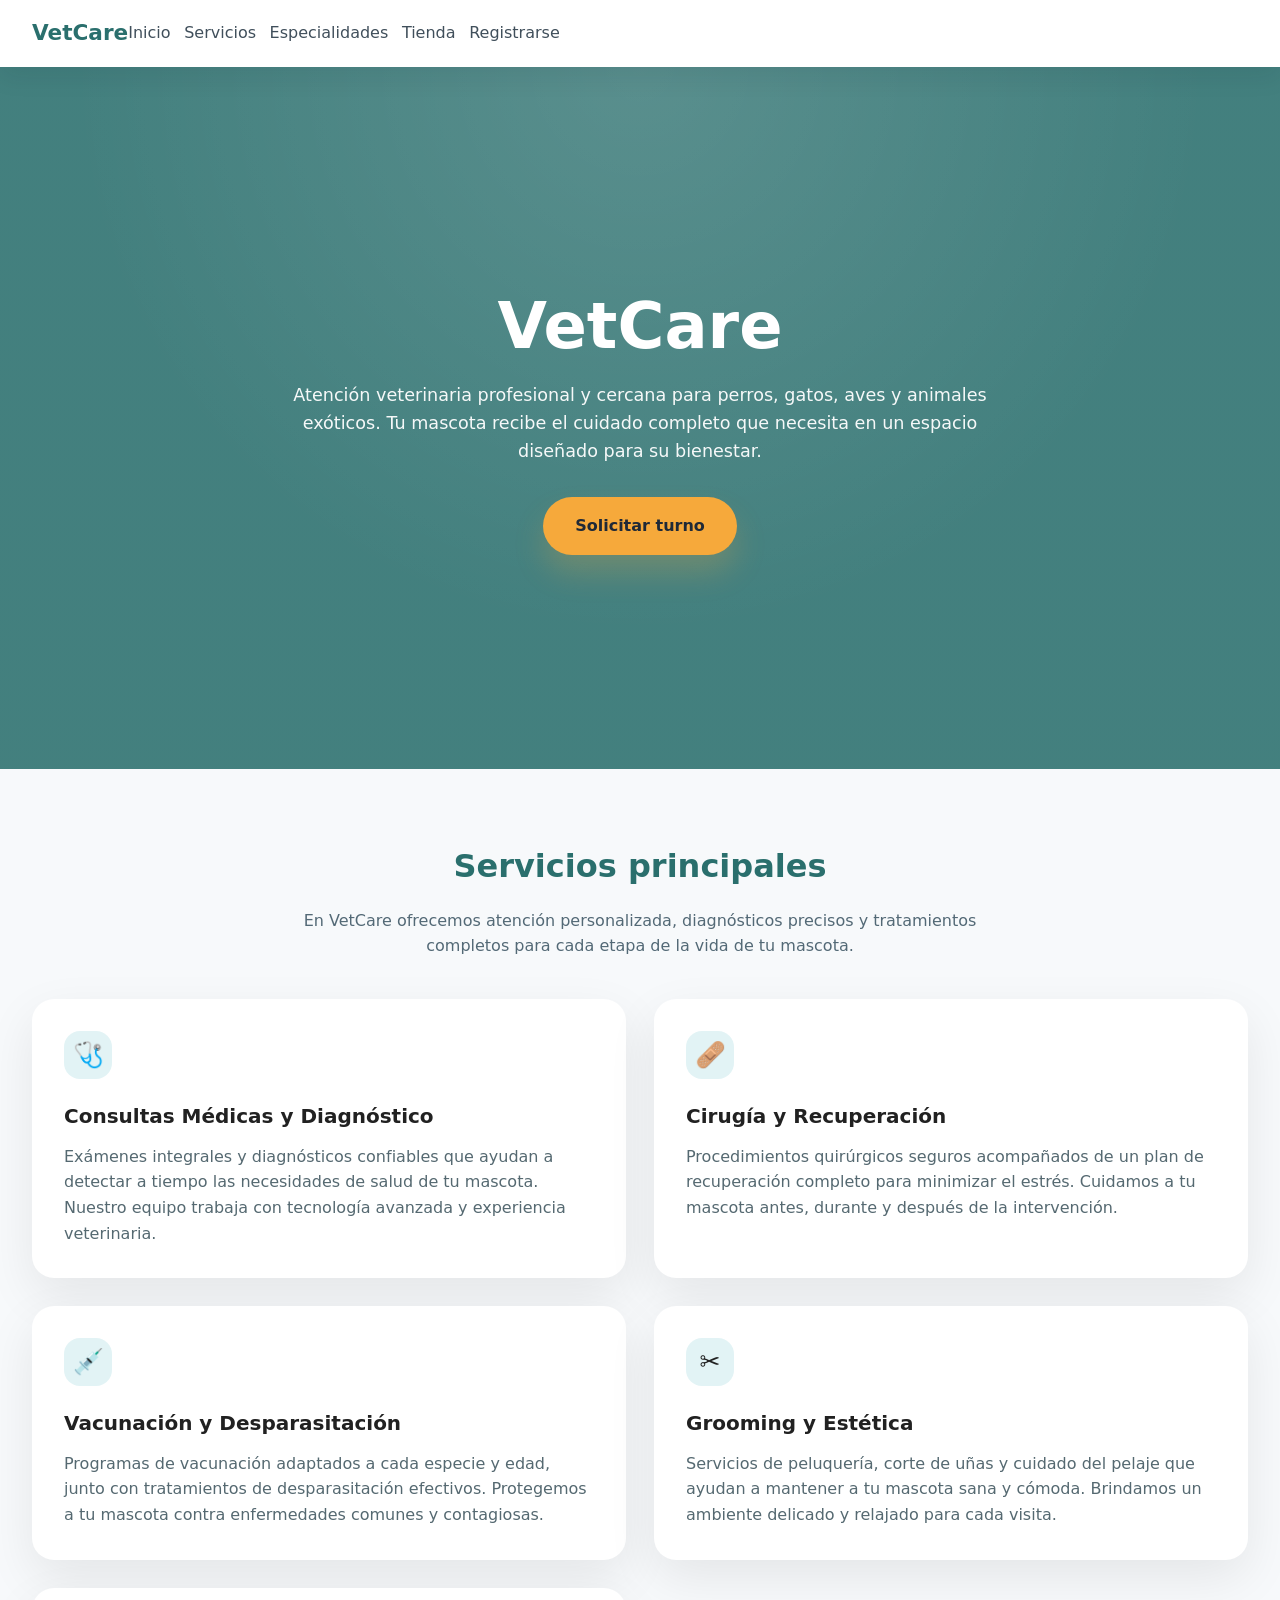
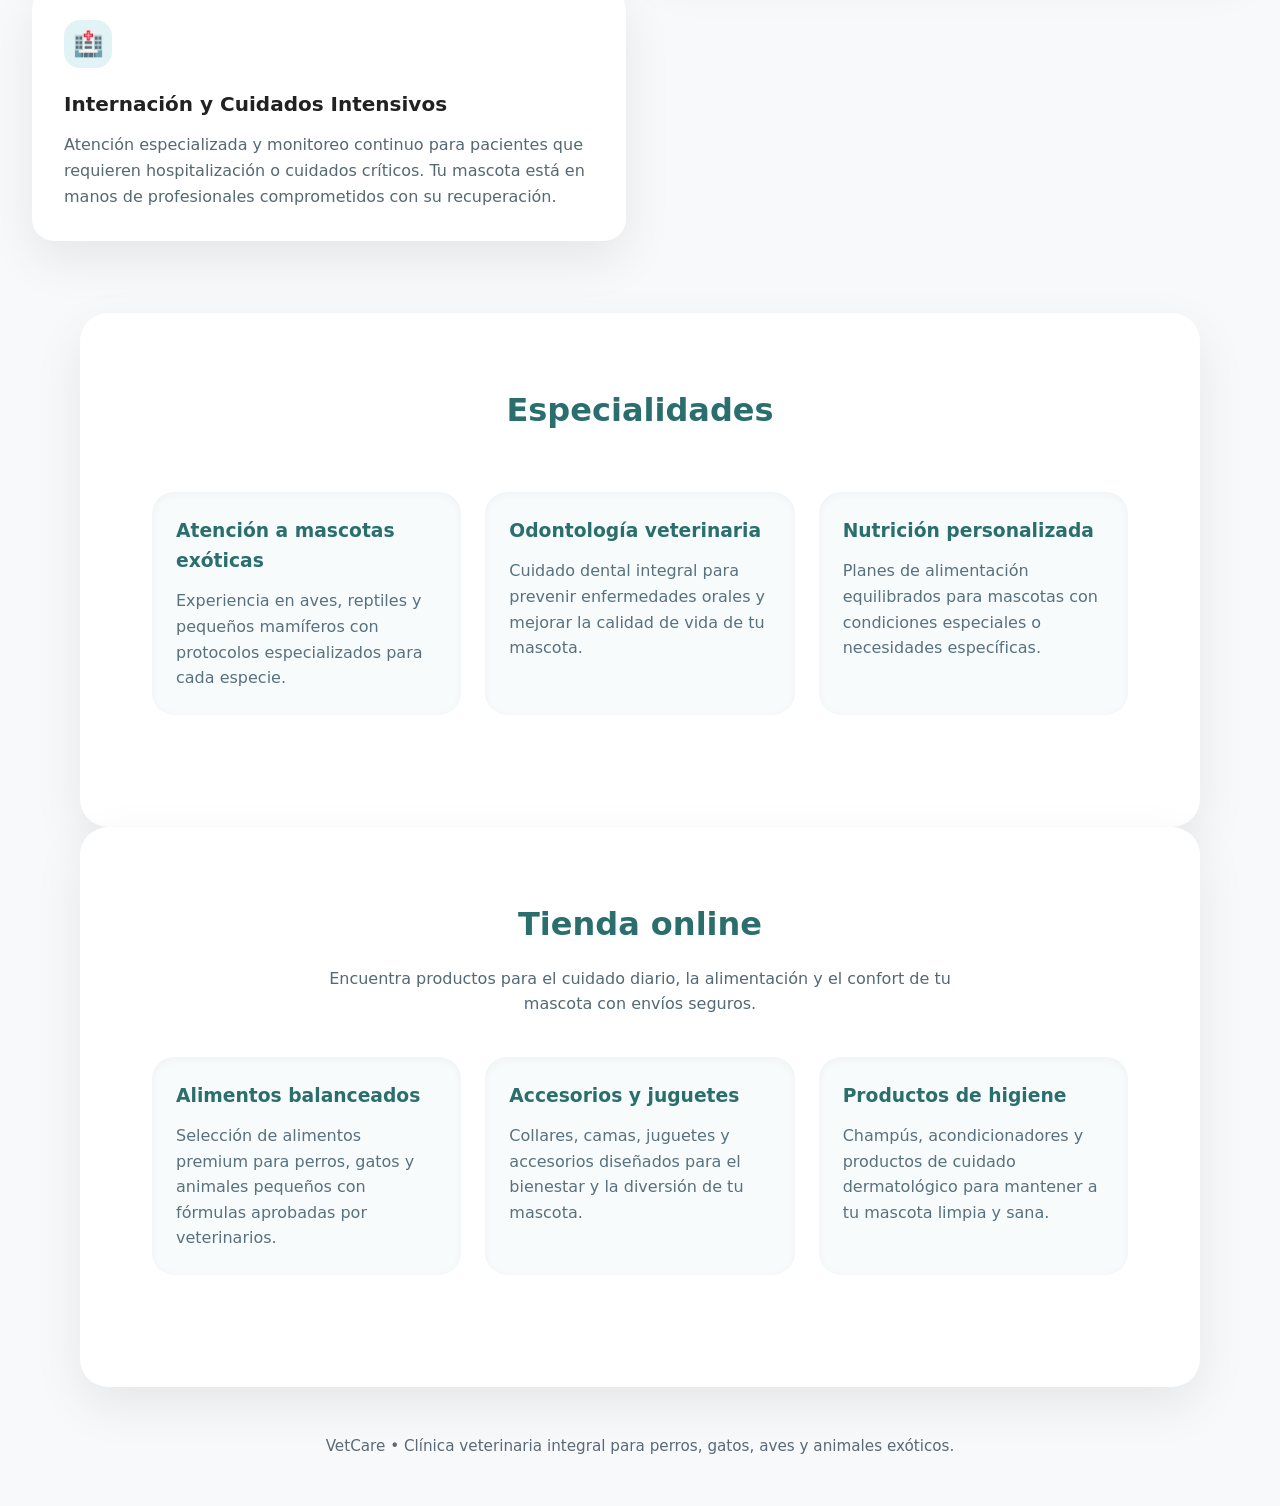
<file: index.html>
<!DOCTYPE html>
<html lang="es">
  <head>
    <meta charset="UTF-8" />
    <meta name="viewport" content="width=device-width, initial-scale=1.0" />
    <title>VetCare - Clínica Veterinaria Integral</title>
    <link rel="stylesheet" href="styles.css" />
  </head>
  <body>
    <header class="navbar">
      <a class="brand" href="#inicio">VetCare</a>
      <nav>
        <a href="#inicio">Inicio</a>
        <a href="#servicios">Servicios</a>
        <a href="#especialidades">Especialidades</a>
        <a href="#tienda">Tienda</a>
        <a href="registro.html">Registrarse</a>
      </nav>
    </header>

    <section class="hero" id="inicio">
      <div class="hero-content">
        <h1>VetCare</h1>
        <p>
          Atención veterinaria profesional y cercana para perros, gatos, aves y animales exóticos.
          Tu mascota recibe el cuidado completo que necesita en un espacio diseñado para su bienestar.
        </p>
        <a class="cta" href="registro.html">Solicitar turno</a>
      </div>
    </section>

    <main>
      <section class="section" id="servicios">
        <h2>Servicios principales</h2>
        <p class="subtitle">
          En VetCare ofrecemos atención personalizada, diagnósticos precisos y tratamientos completos para cada etapa de la vida de tu mascota.
        </p>

        <div class="grid-servicios">
          <article class="card">
            <span class="icon">🩺</span>
            <h3>Consultas Médicas y Diagnóstico</h3>
            <p>
              Exámenes integrales y diagnósticos confiables que ayudan a detectar a tiempo las necesidades de salud de tu mascota.
              Nuestro equipo trabaja con tecnología avanzada y experiencia veterinaria.
            </p>
          </article>

          <article class="card">
            <span class="icon">🩹</span>
            <h3>Cirugía y Recuperación</h3>
            <p>
              Procedimientos quirúrgicos seguros acompañados de un plan de recuperación completo para minimizar el estrés.
              Cuidamos a tu mascota antes, durante y después de la intervención.
            </p>
          </article>

          <article class="card">
            <span class="icon">💉</span>
            <h3>Vacunación y Desparasitación</h3>
            <p>
              Programas de vacunación adaptados a cada especie y edad, junto con tratamientos de desparasitación efectivos.
              Protegemos a tu mascota contra enfermedades comunes y contagiosas.
            </p>
          </article>

          <article class="card">
            <span class="icon">✂️</span>
            <h3>Grooming y Estética</h3>
            <p>
              Servicios de peluquería, corte de uñas y cuidado del pelaje que ayudan a mantener a tu mascota sana y cómoda.
              Brindamos un ambiente delicado y relajado para cada visita.
            </p>
          </article>

          <article class="card">
            <span class="icon">🏥</span>
            <h3>Internación y Cuidados Intensivos</h3>
            <p>
              Atención especializada y monitoreo continuo para pacientes que requieren hospitalización o cuidados críticos.
              Tu mascota está en manos de profesionales comprometidos con su recuperación.
            </p>
          </article>
        </div>
      </section>

      <section class="section specialties" id="especialidades">
        <h2>Especialidades</h2>
        <div class="tiles">
          <article class="tile">
            <h3>Atención a mascotas exóticas</h3>
            <p>
              Experiencia en aves, reptiles y pequeños mamíferos con protocolos especializados para cada especie.
            </p>
          </article>
          <article class="tile">
            <h3>Odontología veterinaria</h3>
            <p>
              Cuidado dental integral para prevenir enfermedades orales y mejorar la calidad de vida de tu mascota.
            </p>
          </article>
          <article class="tile">
            <h3>Nutrición personalizada</h3>
            <p>
              Planes de alimentación equilibrados para mascotas con condiciones especiales o necesidades específicas.
            </p>
          </article>
        </div>
      </section>

      <section class="section store" id="tienda">
        <h2>Tienda online</h2>
        <p class="subtitle">
          Encuentra productos para el cuidado diario, la alimentación y el confort de tu mascota con envíos seguros.
        </p>
        <div class="tiles">
          <article class="tile">
            <h3>Alimentos balanceados</h3>
            <p>
              Selección de alimentos premium para perros, gatos y animales pequeños con fórmulas aprobadas por veterinarios.
            </p>
          </article>
          <article class="tile">
            <h3>Accesorios y juguetes</h3>
            <p>
              Collares, camas, juguetes y accesorios diseñados para el bienestar y la diversión de tu mascota.
            </p>
          </article>
          <article class="tile">
            <h3>Productos de higiene</h3>
            <p>
              Champús, acondicionadores y productos de cuidado dermatológico para mantener a tu mascota limpia y sana.
            </p>
          </article>
        </div>
      </section>
    </main>

    <footer>
      <p>VetCare • Clínica veterinaria integral para perros, gatos, aves y animales exóticos.</p>
    </footer>
  </body>
</html>
</file>
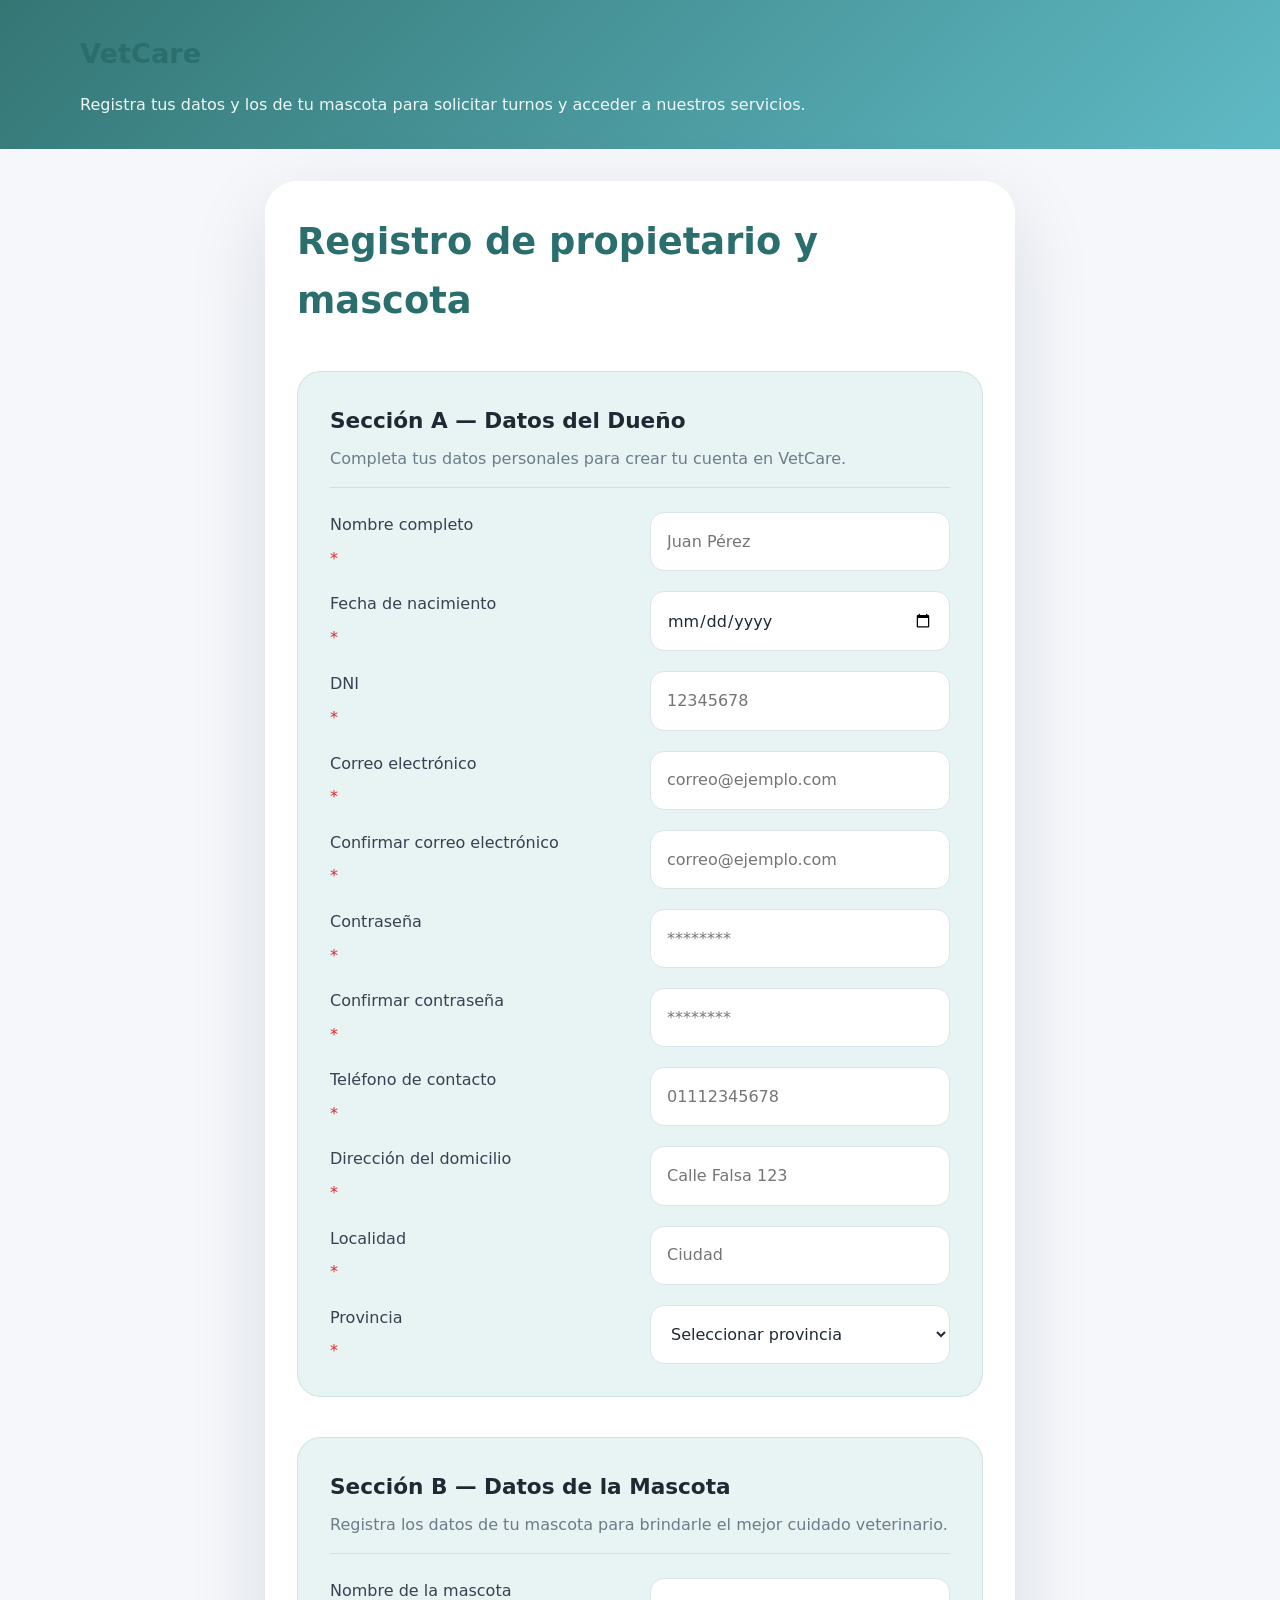
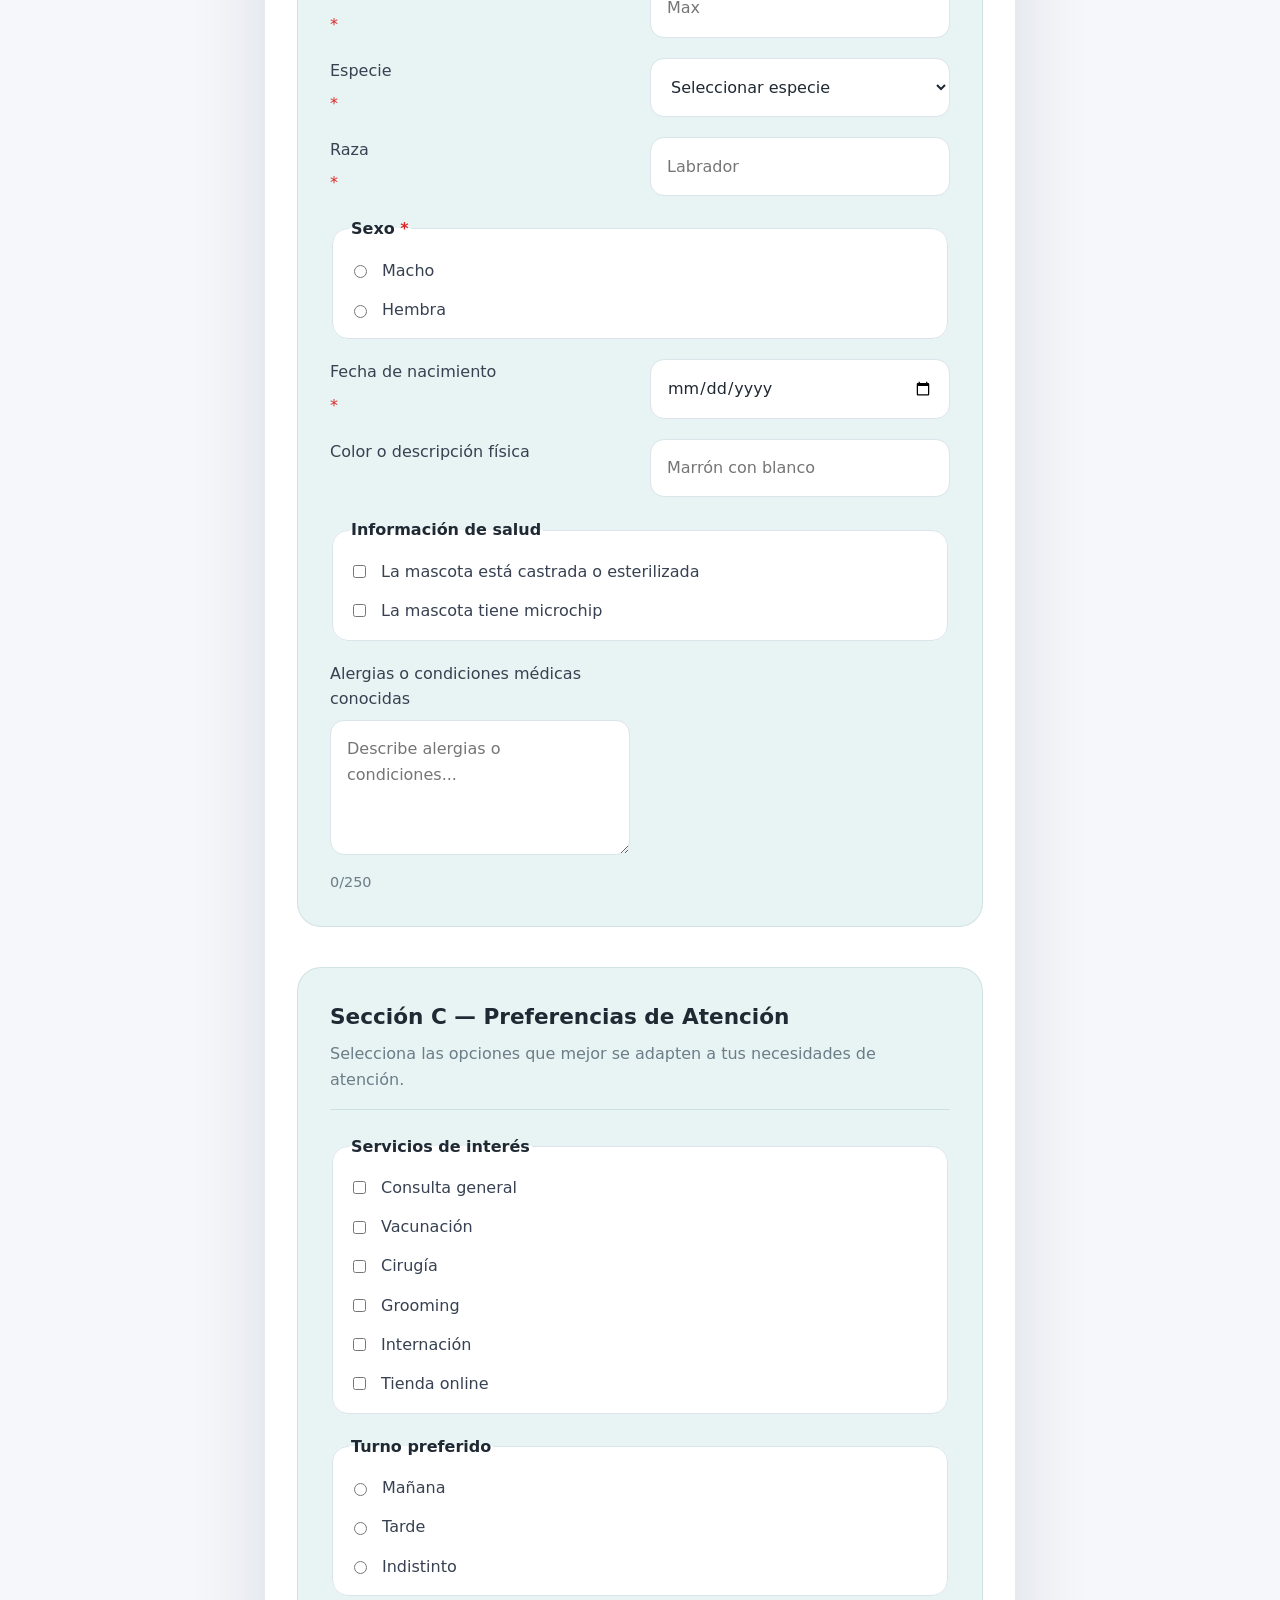
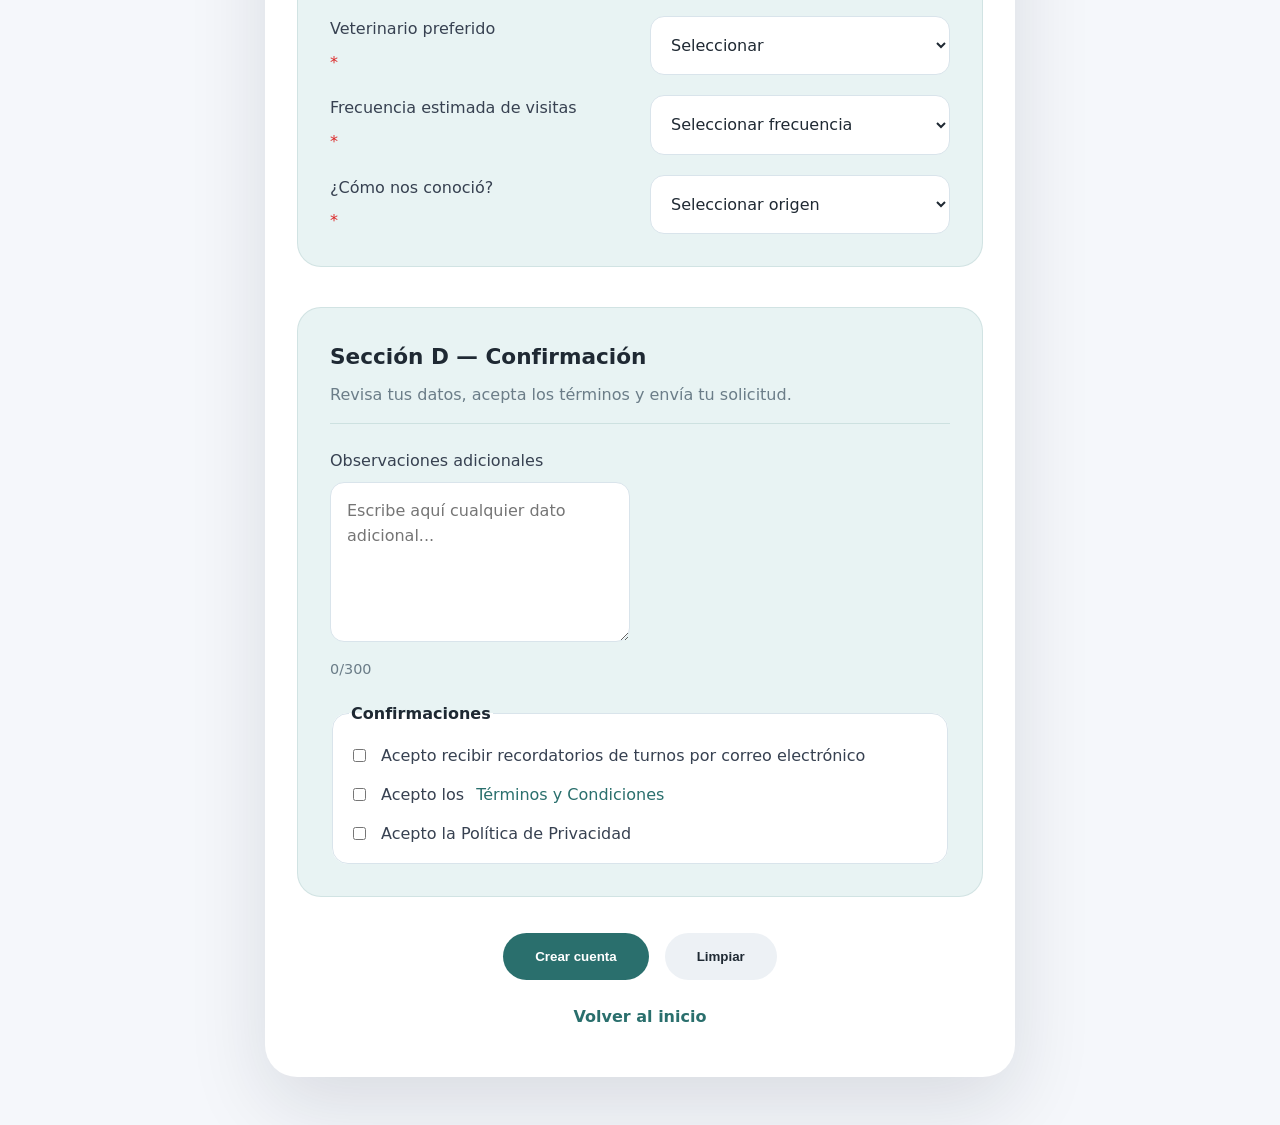
<file: registro.html>
<!DOCTYPE html>
<html lang="es">
  <head>
    <meta charset="UTF-8" />
    <meta name="viewport" content="width=device-width, initial-scale=1.0" />
    <title>Registro VetCare</title>
    <link rel="stylesheet" href="registro.css" />
  </head>
  <body>
    <header class="page-header">
      <div class="header-content">
        <a class="brand" href="index.html">VetCare</a>
        <p>Registra tus datos y los de tu mascota para solicitar turnos y acceder a nuestros servicios.</p>
      </div>
    </header>

    <main class="page-wrapper">
      <form class="registration-form" action="#" method="post" novalidate>
        <h1>Registro de propietario y mascota</h1>

        <section class="form-section">
          <div class="section-header">
            <h2>Sección A — Datos del Dueño</h2>
            <p>Completa tus datos personales para crear tu cuenta en VetCare.</p>
          </div>

          <div class="field-grid">
            <label for="nombre">Nombre completo <span class="required">*</span></label>
            <input id="nombre" type="text" name="nombre" required placeholder="Juan Pérez" />

            <label for="fecha-nacimiento">Fecha de nacimiento <span class="required">*</span></label>
            <input id="fecha-nacimiento" type="date" name="fecha-nacimiento" required />

            <label for="dni">DNI <span class="required">*</span></label>
            <input id="dni" type="text" name="dni" required placeholder="12345678" maxlength="12" />

            <label for="email">Correo electrónico <span class="required">*</span></label>
            <input id="email" type="email" name="email" required placeholder="correo@ejemplo.com" />

            <label for="email-confirm">Confirmar correo electrónico <span class="required">*</span></label>
            <input id="email-confirm" type="email" name="email-confirm" required placeholder="correo@ejemplo.com" />

            <label for="password">Contraseña <span class="required">*</span></label>
            <input id="password" type="password" name="password" required placeholder="********" />

            <label for="password-confirm">Confirmar contraseña <span class="required">*</span></label>
            <input id="password-confirm" type="password" name="password-confirm" required placeholder="********" />

            <label for="telefono">Teléfono de contacto <span class="required">*</span></label>
            <input id="telefono" type="tel" name="telefono" required placeholder="01112345678" />

            <label for="direccion">Dirección del domicilio <span class="required">*</span></label>
            <input id="direccion" type="text" name="direccion" required placeholder="Calle Falsa 123" />

            <label for="localidad">Localidad <span class="required">*</span></label>
            <input id="localidad" type="text" name="localidad" required placeholder="Ciudad" />

            <label for="provincia">Provincia <span class="required">*</span></label>
            <select id="provincia" name="provincia" required>
              <option value="">Seleccionar provincia</option>
              <option>Buenos Aires</option>
              <option>CABA</option>
              <option>Catamarca</option>
              <option>Chaco</option>
              <option>Chubut</option>
              <option>Córdoba</option>
              <option>Corrientes</option>
              <option>Entre Ríos</option>
              <option>Formosa</option>
              <option>Jujuy</option>
              <option>La Pampa</option>
            </select>
          </div>
        </section>

        <section class="form-section">
          <div class="section-header">
            <h2>Sección B — Datos de la Mascota</h2>
            <p>Registra los datos de tu mascota para brindarle el mejor cuidado veterinario.</p>
          </div>

          <div class="field-grid">
            <label for="mascota-nombre">Nombre de la mascota <span class="required">*</span></label>
            <input id="mascota-nombre" type="text" name="mascota-nombre" required placeholder="Max" />

            <label for="especie">Especie <span class="required">*</span></label>
            <select id="especie" name="mascota-especie" required>
              <option value="">Seleccionar especie</option>
              <option>Perro</option>
              <option>Gato</option>
              <option>Ave</option>
              <option>Conejo</option>
              <option>Reptil</option>
              <option>Otro</option>
            </select>

            <label for="especie-otro" class="hidden" id="especie-otro-label">
              Especifique otra especie
              <input id="especie-otro" type="text" name="mascota-especie-otro" placeholder="Especifique" />
            </label>

            <label for="mascota-raza">Raza <span class="required">*</span></label>
            <input id="mascota-raza" type="text" name="mascota-raza" required placeholder="Labrador" />

            <fieldset class="fieldset-inline">
              <legend>Sexo <span class="required">*</span></legend>
              <label for="sexo-macho"><input id="sexo-macho" type="radio" name="mascota-sexo" value="Macho" required /> Macho</label>
              <label for="sexo-hembra"><input id="sexo-hembra" type="radio" name="mascota-sexo" value="Hembra" /> Hembra</label>
            </fieldset>

            <label for="mascota-fecha">Fecha de nacimiento <span class="required">*</span></label>
            <input id="mascota-fecha" type="date" name="mascota-fecha" required />

            <label for="mascota-color">Color o descripción física</label>
            <input id="mascota-color" type="text" name="mascota-color" placeholder="Marrón con blanco" maxlength="120" />

            <fieldset class="fieldset-inline">
              <legend>Información de salud</legend>
              <label for="castrado"><input id="castrado" type="checkbox" name="castrado" /> La mascota está castrada o esterilizada</label>
              <label for="microchip"><input id="microchip" type="checkbox" name="microchip" /> La mascota tiene microchip</label>
            </fieldset>

            <label for="chip-numero" class="hidden" id="chip-numero-label">
              Número de microchip
              <input id="chip-numero" type="text" name="chip-numero" placeholder="1234-5678-9012" maxlength="20" />
            </label>

            <label for="alergias" class="textarea-label">
              Alergias o condiciones médicas conocidas
              <textarea id="alergias" name="alergias" maxlength="250" rows="4" placeholder="Describe alergias o condiciones..."></textarea>
              <span class="char-counter" data-max="250">0/250</span>
            </label>
          </div>
        </section>

        <section class="form-section">
          <div class="section-header">
            <h2>Sección C — Preferencias de Atención</h2>
            <p>Selecciona las opciones que mejor se adapten a tus necesidades de atención.</p>
          </div>

          <div class="field-grid">
            <fieldset>
              <legend>Servicios de interés</legend>
              <label for="servicio-consulta"><input id="servicio-consulta" type="checkbox" name="servicios" value="Consulta general" /> Consulta general</label>
              <label for="servicio-vacuna"><input id="servicio-vacuna" type="checkbox" name="servicios" value="Vacunación" /> Vacunación</label>
              <label for="servicio-cirugia"><input id="servicio-cirugia" type="checkbox" name="servicios" value="Cirugía" /> Cirugía</label>
              <label for="servicio-grooming"><input id="servicio-grooming" type="checkbox" name="servicios" value="Grooming" /> Grooming</label>
              <label for="servicio-internacion"><input id="servicio-internacion" type="checkbox" name="servicios" value="Internación" /> Internación</label>
              <label for="servicio-tienda"><input id="servicio-tienda" type="checkbox" name="servicios" value="Tienda online" /> Tienda online</label>
            </fieldset>

            <fieldset class="fieldset-inline">
              <legend>Turno preferido</legend>
              <label for="turno-manana"><input id="turno-manana" type="radio" name="turno" value="Mañana" required /> Mañana</label>
              <label for="turno-tarde"><input id="turno-tarde" type="radio" name="turno" value="Tarde" /> Tarde</label>
              <label for="turno-indistinto"><input id="turno-indistinto" type="radio" name="turno" value="Indistinto" /> Indistinto</label>
            </fieldset>

            <label for="veterinario">Veterinario preferido <span class="required">*</span></label>
            <select id="veterinario" name="veterinario" required>
              <option value="">Seleccionar</option>
              <option>Dr. Andrés Molina</option>
              <option>Dra. Sofía Ramírez</option>
              <option>Dr. Martín López</option>
              <option>Sin preferencia</option>
            </select>

            <label for="frecuencia">Frecuencia estimada de visitas <span class="required">*</span></label>
            <select id="frecuencia" name="frecuencia" required>
              <option value="">Seleccionar frecuencia</option>
              <option>Primera vez</option>
              <option>Mensual</option>
              <option>Cada 3 meses</option>
              <option>Según necesidad</option>
            </select>

            <label for="conocio">¿Cómo nos conoció? <span class="required">*</span></label>
            <select id="conocio" name="conocio" required>
              <option value="">Seleccionar origen</option>
              <option>Redes sociales</option>
              <option>Recomendación</option>
              <option>Búsqueda web</option>
              <option>Pasó por el local</option>
              <option>Otro</option>
            </select>
          </div>
        </section>

        <section class="form-section">
          <div class="section-header">
            <h2>Sección D — Confirmación</h2>
            <p>Revisa tus datos, acepta los términos y envía tu solicitud.</p>
          </div>

          <div class="field-grid">
            <label for="observaciones" class="textarea-label">
              Observaciones adicionales
              <textarea id="observaciones" name="observaciones" maxlength="300" rows="5" placeholder="Escribe aquí cualquier dato adicional..."></textarea>
              <span class="char-counter" data-max="300">0/300</span>
            </label>

            <fieldset>
              <legend>Confirmaciones</legend>
              <label for="recordatorios"><input id="recordatorios" type="checkbox" name="recordatorios" /> Acepto recibir recordatorios de turnos por correo electrónico</label>
              <label for="terminos"><input id="terminos" type="checkbox" name="terminos" required /> Acepto los <a href="#" class="inline-link">Términos y Condiciones</a></label>
              <label for="privacidad"><input id="privacidad" type="checkbox" name="privacidad" required /> Acepto la Política de Privacidad</label>
            </fieldset>
          </div>
        </section>

        <div class="form-actions">
          <button type="submit" class="btn btn-primary">Crear cuenta</button>
          <button type="reset" class="btn btn-secondary">Limpiar</button>
        </div>

        <p class="return-link"><a href="index.html">Volver al inicio</a></p>
      </form>
    </main>

    <script src="validaciones.js"></script>
  </body>
</html>
</file>
<file: styles.css>
/* Estilos principales para la página VetCare */
:root {
  --primary-color: #2a6f6d;
  --secondary-color: #4fb3bf;
  --accent-color: #f6a93b;
  --bg-color: #f7f9fb;
  --text-color: #212121;
  --surface: #ffffff;
  --shadow: 0 18px 50px rgba(0, 0, 0, 0.08);
  --radius: 22px;
  font-size: 16px;
}

* {
  box-sizing: border-box;
}

html, body {
  margin: 0;
  padding: 0;
  font-family: Inter, system-ui, -apple-system, BlinkMacSystemFont, "Segoe UI", sans-serif;
  background: var(--bg-color);
  color: var(--text-color);
}

body {
  line-height: 1.6;
}

a {
  color: inherit;
  text-decoration: none;
}

img {
  max-width: 100%;
  display: block;
}

.navbar {
  position: sticky;
  top: 0;
  z-index: 20;
  display: flex;
  justify-content: space-between;
  align-items: center;
  padding: 1rem 2rem;
  background: rgba(255, 255, 255, 0.95);
  backdrop-filter: blur(12px);
  box-shadow: 0 10px 25px rgba(15, 23, 42, 0.08);
}

.navbar .brand {
  font-size: 1.35rem;
  font-weight: 800;
  color: var(--primary-color);
}

.navbar nav {
  display: flex;
  gap: 1.35rem;
  flex-wrap: wrap;
}

.navbar a {
  color: #404f5b;
  font-weight: 500;
  transition: color 0.2s ease;
}

.navbar a:hover {
  color: var(--primary-color);
}

.hero {
  min-height: 78vh;
  padding: 5rem 2rem 4rem;
  display: flex;
  align-items: center;
  justify-content: center;
  text-align: center;
  position: relative;
  color: white;
  background-image: linear-gradient(180deg, rgba(42, 111, 109, 0.88) 0%, rgba(42, 111, 109, 0.88) 100%),
    url("https://images.unsplash.com/photo-1517423440428-a5a00ad493e8?auto=format&fit=crop&w=1600&q=80");
  background-size: cover;
  background-position: center;
}

.hero::after {
  content: "";
  position: absolute;
  inset: 0;
  background: radial-gradient(circle at top, rgba(255, 255, 255, 0.12), transparent 60%);
}

.hero .hero-content {
  position: relative;
  max-width: 900px;
  z-index: 1;
}

.hero h1 {
  margin: 0;
  font-size: clamp(2.75rem, 5vw, 4.75rem);
  line-height: 0.95;
}

.hero p {
  margin: 1.5rem auto 2rem;
  max-width: 720px;
  font-size: 1.1rem;
  opacity: 0.95;
}

.hero .cta {
  display: inline-flex;
  align-items: center;
  justify-content: center;
  padding: 1rem 2rem;
  border-radius: 999px;
  background: var(--accent-color);
  color: #1f2937;
  font-weight: 700;
  box-shadow: 0 18px 30px rgba(246, 169, 59, 0.22);
  transition: transform 0.2s ease, filter 0.2s ease;
}

.hero .cta:hover {
  transform: translateY(-2px);
  filter: brightness(1.03);
}

.section {
  padding: 4.5rem 2rem;
}

.section h2 {
  margin: 0 auto 1rem;
  text-align: center;
  font-size: 2rem;
  color: var(--primary-color);
}

.section p.subtitle {
  margin: 0 auto;
  max-width: 680px;
  text-align: center;
  color: #536976;
  font-size: 1rem;
}

.grid-servicios {
  display: grid;
  gap: 1.75rem;
  margin-top: 2.5rem;
  grid-template-columns: repeat(2, minmax(0, 1fr));
}

.card {
  background: var(--surface);
  border-radius: var(--radius);
  padding: 2rem;
  box-shadow: var(--shadow);
  transition: transform 0.3s ease, box-shadow 0.3s ease;
}

.card:hover {
  transform: translateY(-8px);
  box-shadow: 0 26px 60px rgba(15, 23, 42, 0.14);
}

.card .icon {
  display: inline-flex;
  align-items: center;
  justify-content: center;
  width: 3rem;
  height: 3rem;
  border-radius: 1rem;
  background: rgba(79, 179, 191, 0.16);
  font-size: 1.55rem;
  margin-bottom: 1.3rem;
}

.card h3 {
  margin: 0 0 0.75rem;
  font-size: 1.25rem;
  color: var(--text-color);
}

.card p {
  margin: 0;
  color: #556971;
}

.specialties, .store {
  background: #ffffff;
  border-radius: 28px;
  max-width: 1120px;
  margin: 0 auto;
  box-shadow: var(--shadow);
}

.tiles {
  display: grid;
  gap: 1.5rem;
  grid-template-columns: repeat(3, minmax(0, 1fr));
  padding: 2.5rem;
}

.tile {
  padding: 1.5rem;
  border-radius: 22px;
  background: #f8fbfc;
  box-shadow: inset 0 2px 10px rgba(15, 23, 42, 0.04);
}

.tile h3 {
  margin-top: 0;
  margin-bottom: 0.75rem;
  color: var(--primary-color);
}

.tile p {
  margin: 0;
  color: #57717e;
}

footer {
  padding: 2rem;
  text-align: center;
  color: #5b6976;
  font-size: 0.95rem;
}

.footer-grid {
  display: grid;
  gap: 1.5rem;
  grid-template-columns: repeat(4, minmax(0, 1fr));
  max-width: 1120px;
  margin: 0 auto 1.5rem;
  padding: 0 2rem;
  text-align: left;
}

.footer-grid h4 {
  margin: 0 0 0.75rem;
  color: var(--primary-color);
}

.footer-grid p,
.footer-grid a {
  margin: 0.35rem 0;
  color: #5b6976;
  font-size: 0.95rem;
}

.social-links {
  display: flex;
  gap: 0.75rem;
  margin-top: 0.75rem;
}

.social-links a {
  display: inline-flex;
  align-items: center;
  justify-content: center;
  width: 2.6rem;
  height: 2.6rem;
  border-radius: 14px;
  background: #eaf7f7;
  color: var(--primary-color);
  font-weight: 700;
}

.team-cards,
.testimonial-cards {
  display: grid;
  gap: 1.75rem;
  margin-top: 2.5rem;
  grid-template-columns: repeat(3, minmax(0, 1fr));
}

.profile-card,
.testimonial-card {
  background: var(--surface);
  border-radius: var(--radius);
  padding: 2rem;
  box-shadow: var(--shadow);
}

.avatar {
  width: 72px;
  height: 72px;
  margin-bottom: 1rem;
  border-radius: 50%;
  background: rgba(79, 179, 191, 0.16);
  display: inline-flex;
  align-items: center;
  justify-content: center;
  font-size: 1.75rem;
  color: var(--primary-color);
}

.profile-card h3,
.testimonial-card h3 {
  margin: 0 0 0.35rem;
  font-size: 1.25rem;
}

.profile-card .role,
.testimonial-card h4 {
  margin: 0 0 0.75rem;
  color: #4f7f86;
  font-weight: 600;
}

.testimonial-card p {
  margin: 0;
  color: #556971;
  line-height: 1.7;
}

.rating {
  margin-top: 1rem;
  color: #f2b50f;
  font-weight: 700;
}

@media (max-width: 900px) {
  .grid-servicios {
    grid-template-columns: 1fr;
  }

  .tiles,
  .team-cards,
  .testimonial-cards {
    grid-template-columns: 1fr 1fr;
  }

  .footer-grid {
    grid-template-columns: repeat(2, minmax(0, 1fr));
  }
}

@media (max-width: 680px) {
  .navbar {
    flex-direction: column;
    gap: 0.75rem;
    align-items: flex-start;
  }

  .hero {
    padding-top: 6rem;
  }

  .tiles,
  .team-cards,
  .testimonial-cards,
  .footer-grid {
    grid-template-columns: 1fr;
  }
}

  .navbar nav {
    width: 100%;
    gap: 0.85rem;
  }
}
</file>
<file: registro.css>
:root {
  --background: #f5f7fb;
  --surface: #ffffff;
  --primary: #2a6f6d;
  --primary-soft: #e8f3f3;
  --accent: #f6a93b;
  --text: #1f2933;
  --muted: #6b7d88;
  --border: #d9e4eb;
  --radius: 20px;
}

* {
  box-sizing: border-box;
}

html, body {
  margin: 0;
  padding: 0;
  min-height: 100%;
  font-family: Inter, system-ui, -apple-system, BlinkMacSystemFont, "Segoe UI", sans-serif;
  background: var(--background);
  color: var(--text);
}

body {
  line-height: 1.6;
}

a {
  color: var(--primary);
  text-decoration: none;
}

.page-header {
  background: linear-gradient(135deg, rgba(42, 111, 109, 0.95), rgba(79, 179, 191, 0.9));
  color: white;
  padding: 2rem 1.5rem;
}

.header-content {
  max-width: 1120px;
  margin: 0 auto;
}

.header-content .brand {
  display: inline-flex;
  align-items: center;
  gap: 0.75rem;
  font-size: 1.7rem;
  font-weight: 800;
}

.header-content p {
  margin: 1rem 0 0;
  max-width: 760px;
  color: rgba(255,255,255,0.92);
}

.page-wrapper {
  max-width: 1120px;
  margin: 0 auto;
  padding: 2rem 1.5rem 3rem;
}

.registration-form {
  background: var(--surface);
  border-radius: 32px;
  padding: 2rem;
  box-shadow: 0 28px 80px rgba(15, 23, 42, 0.12);
  max-width: 750px;
  margin: 0 auto;
}

.registration-form h1 {
  margin: 0 0 1rem;
  font-size: 2.3rem;
  color: var(--primary);
}

.form-section {
  margin-top: 2.5rem;
  padding: 2rem;
  background: var(--primary-soft);
  border-radius: 24px;
  border: 1px solid rgba(42, 111, 109, 0.12);
}

.section-header {
  border-bottom: 1px solid rgba(42, 111, 109, 0.14);
  padding-bottom: 1rem;
  margin-bottom: 1.5rem;
}

.section-header h2 {
  margin: 0 0 0.45rem;
  font-size: 1.35rem;
}

.section-header p {
  margin: 0;
  color: var(--muted);
}

.field-grid {
  display: grid;
  gap: 1.25rem;
  margin-top: 1.5rem;
  grid-template-columns: repeat(2, minmax(0, 1fr));
}

label {
  display: flex;
  flex-direction: column;
  gap: 0.5rem;
  font-weight: 500;
  color: #374151;
}

.required {
  color: #dc2626;
}

input[type="text"],
input[type="email"],
input[type="password"],
input[type="tel"],
input[type="date"],
select,
textarea {
  width: 100%;
  padding: 0.95rem 1rem;
  border: 1px solid var(--border);
  border-radius: 14px;
  background: white;
  font: inherit;
  color: var(--text);
  transition: border-color 0.2s ease, box-shadow 0.2s ease;
}

input[type="text"]:focus,
input[type="email"]:focus,
input[type="password"]:focus,
input[type="tel"]:focus,
input[type="date"]:focus,
select:focus,
textarea:focus {
  border-color: var(--primary);
  box-shadow: 0 0 0 4px rgba(42, 111, 109, 0.15);
  outline: none;
}

.campo-error {
  border-color: #dc2626 !important;
  box-shadow: 0 0 0 4px rgba(220, 38, 38, 0.12) !important;
}

.campo-ok {
  border-color: #16a34a !important;
  box-shadow: 0 0 0 4px rgba(22, 163, 74, 0.14) !important;
}

.fieldset-inline,
form fieldset {
  border: 1px solid var(--border);
  border-radius: 16px;
  padding: 1rem;
  display: grid;
  gap: 0.85rem;
  background: white;
}

form fieldset {
  grid-column: span 2;
}

.fieldset-inline legend,
form fieldset legend {
  font-weight: 700;
  color: var(--text);
}

.fieldset-inline label,
form fieldset label {
  flex-direction: row;
  align-items: center;
  gap: 0.75rem;
  font-weight: 500;
}

.checkbox-label {
  display: flex;
  align-items: center;
  gap: 0.85rem;
  background: white;
  border: 1px solid var(--border);
  border-radius: 16px;
  padding: 1rem;
}

.checkbox-label input {
  width: auto;
}

.textarea-label {
  position: relative;
}

.textarea-label textarea {
  min-height: 120px;
  resize: vertical;
}

.char-counter {
  margin-top: 0.5rem;
  font-size: 0.9rem;
  color: var(--muted);
  display: inline-block;
}

.input-error {
  color: #dc2626;
  font-size: 0.9rem;
  margin-top: 0.45rem;
}

.form-error-summary {
  background: #fff4f4;
  border: 1px solid #f5c2c7;
  color: #b91c1c;
  padding: 0.8rem 1rem;
  border-radius: 12px;
  margin-bottom: 1rem;
  font-weight: 700;
}

.char-counter.counter-warning {
  color: #f97316; /* naranja */
}

.char-counter.counter-max {
  color: #dc2626; /* rojo */
}

.confirmation-section .confirmation-card {
  max-width: 700px;
  margin: 2rem auto;
}

.confirmation-actions {
  display: flex;
  gap: 0.75rem;
  margin-top: 1rem;
}

.confirmation-overlay {
  position: fixed;
  inset: 0;
  display: grid;
  place-items: center;
  padding: 1.5rem;
  background: rgba(15, 23, 42, 0.55);
  z-index: 50;
}

.confirmation-card {
  width: min(520px, 100%);
  background: white;
  border-radius: 28px;
  padding: 2rem;
  box-shadow: 0 32px 80px rgba(15, 23, 42, 0.22);
}

.confirmation-card h2 {
  margin-top: 0;
  color: var(--primary);
}

.confirmation-card p {
  margin: 1rem 0 1.5rem;
  color: var(--text);
}

.confirmation-card .btn {
  width: 100%;
}

.form-actions {
  display: flex;
  justify-content: center;
  gap: 1rem;
  margin-top: 2.25rem;
  flex-wrap: wrap;
}

.btn {
  padding: 1rem 2rem;
  border: none;
  border-radius: 999px;
  cursor: pointer;
  font-weight: 700;
  transition: transform 0.2s ease, filter 0.2s ease;
}

.btn-primary {
  background: var(--primary);
  color: white;
}

.btn-secondary {
  background: #edf1f5;
  color: var(--text);
}

.btn:hover {
  transform: translateY(-1px);
}

.return-link {
  text-align: center;
  margin-top: 1.5rem;
}

.return-link a {
  color: var(--primary);
  font-weight: 700;
}

.hidden {
  display: none !important;
}

@media (max-width: 980px) {
  .field-grid,
  form fieldset {
    grid-column: span 1;
  }

  .field-grid {
    grid-template-columns: 1fr;
  }
}

@media (max-width: 680px) {
  .page-header,
  .page-wrapper {
    padding-left: 1rem;
    padding-right: 1rem;
  }

  .registration-form {
    padding: 1.5rem;
  }

  .form-section {
    padding: 1.5rem;
  }
}
</file>
